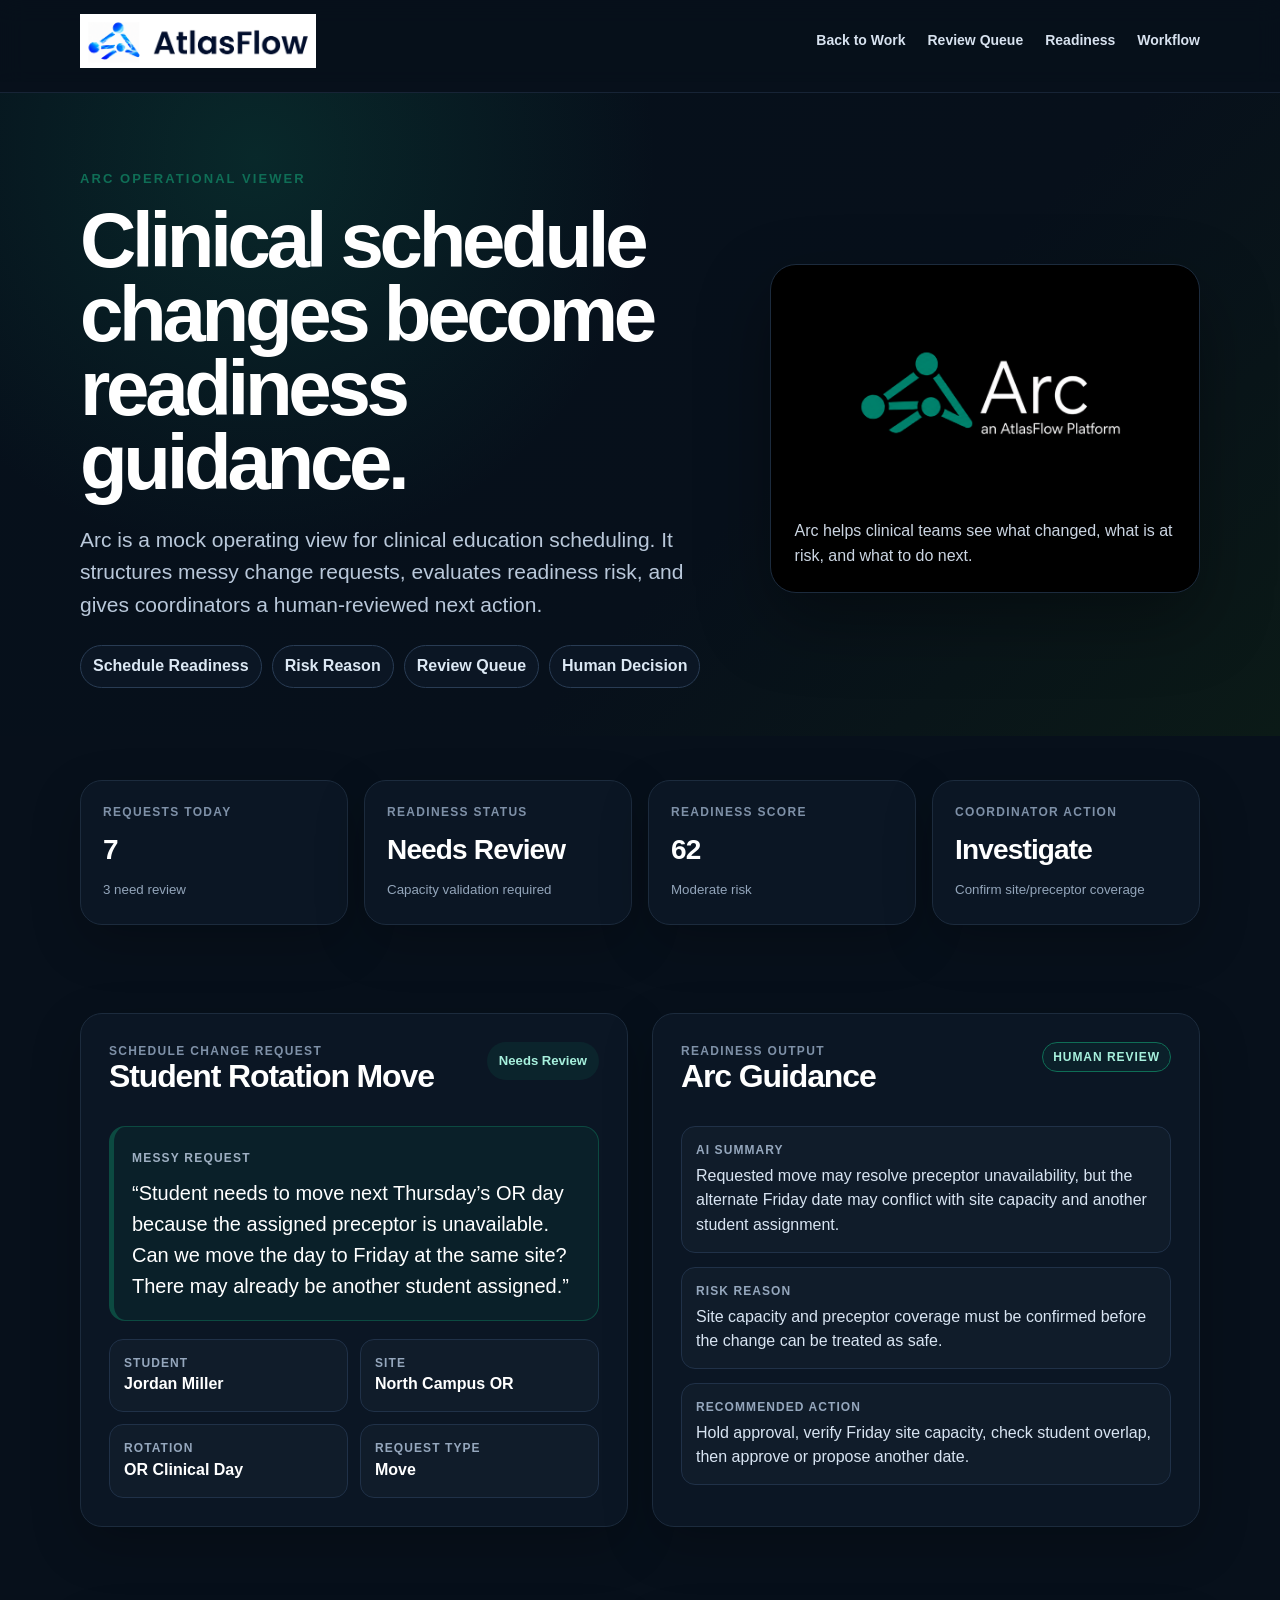
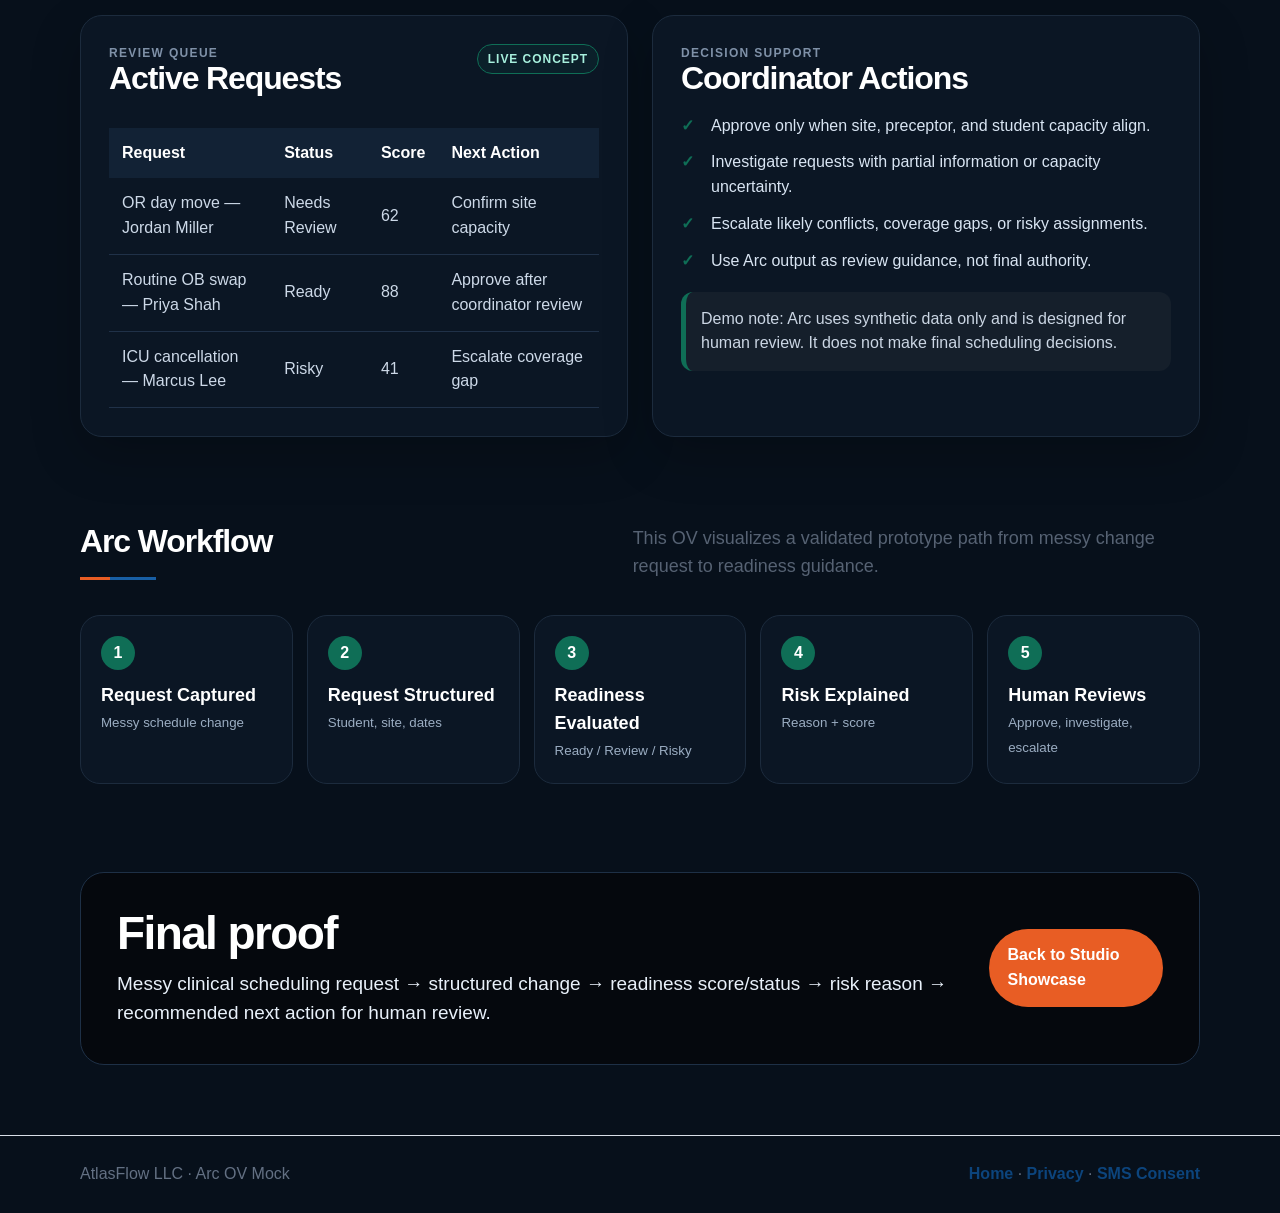
<file: arc.html>
<!doctype html>
<html lang="en">
<head>
  <meta charset="utf-8">
  <meta name="viewport" content="width=device-width, initial-scale=1">
  <title>Arc OV | AtlasFlow</title>
  <meta name="description" content="Arc Operational Viewer mock website for clinical scheduling readiness review.">
  <link rel="stylesheet" href="styles.css">
</head>
<body class="ov-body">
  <header class="site-header ov-header">
    <div class="container nav">
      <a class="brand" href="index.html" aria-label="AtlasFlow home"><img src="atlasflow-logo-full.png" alt="AtlasFlow logo"></a>
      <nav class="nav-links" aria-label="Arc navigation">
        <a href="index.html#work">Back to Work</a>
        <a href="#request">Review Queue</a>
        <a href="#readiness">Readiness</a>
        <a href="#workflow">Workflow</a>
      </nav>
    </div>
  </header>

  <main>
    <section class="ov-hero arc-theme">
      <div class="container ov-hero-grid">
        <div>
          <div class="kicker teal-text">Arc Operational Viewer</div>
          <h1>Clinical schedule changes become readiness guidance.</h1>
          <p>Arc is a mock operating view for clinical education scheduling. It structures messy change requests, evaluates readiness risk, and gives coordinators a human-reviewed next action.</p>
          <div class="ov-pills">
            <span>Schedule Readiness</span><span>Risk Reason</span><span>Review Queue</span><span>Human Decision</span>
          </div>
        </div>
        <aside class="ov-logo-panel">
          <img src="arc-logo-teal.png" alt="Arc, an AtlasFlow Platform logo">
          <p>Arc helps clinical teams see what changed, what is at risk, and what to do next.</p>
        </aside>
      </div>
    </section>

    <section class="ov-section">
      <div class="container">
        <div class="metric-grid">
          <div class="metric-card"><span>Requests today</span><strong>7</strong><small>3 need review</small></div>
          <div class="metric-card"><span>Readiness status</span><strong>Needs Review</strong><small>Capacity validation required</small></div>
          <div class="metric-card"><span>Readiness score</span><strong>62</strong><small>Moderate risk</small></div>
          <div class="metric-card"><span>Coordinator action</span><strong>Investigate</strong><small>Confirm site/preceptor coverage</small></div>
        </div>
      </div>
    </section>

    <section class="ov-section" id="request">
      <div class="container ov-two-col">
        <article class="ov-panel lead-panel">
          <div class="panel-head"><div><span class="eyebrow">Schedule Change Request</span><h2>Student Rotation Move</h2></div><span class="priority review">Needs Review</span></div>
          <div class="reply-box teal-box">
            <span>Messy request</span>
            <p>“Student needs to move next Thursday’s OR day because the assigned preceptor is unavailable. Can we move the day to Friday at the same site? There may already be another student assigned.”</p>
          </div>
          <div class="lead-details">
            <div><span>Student</span><strong>Jordan Miller</strong></div>
            <div><span>Site</span><strong>North Campus OR</strong></div>
            <div><span>Rotation</span><strong>OR Clinical Day</strong></div>
            <div><span>Request Type</span><strong>Move</strong></div>
          </div>
        </article>

        <article class="ov-panel ai-panel" id="readiness">
          <div class="panel-head"><div><span class="eyebrow">Readiness Output</span><h2>Arc Guidance</h2></div><span class="status status-teal">Human Review</span></div>
          <div class="ai-output">
            <div><label>AI Summary</label><p>Requested move may resolve preceptor unavailability, but the alternate Friday date may conflict with site capacity and another student assignment.</p></div>
            <div><label>Risk Reason</label><p>Site capacity and preceptor coverage must be confirmed before the change can be treated as safe.</p></div>
            <div><label>Recommended Action</label><p>Hold approval, verify Friday site capacity, check student overlap, then approve or propose another date.</p></div>
          </div>
        </article>
      </div>
    </section>

    <section class="ov-section">
      <div class="container ov-two-col">
        <article class="ov-panel table-panel">
          <div class="panel-head"><div><span class="eyebrow">Review Queue</span><h2>Active Requests</h2></div><span class="status status-teal">Live Concept</span></div>
          <div class="responsive-table">
            <table>
              <thead><tr><th>Request</th><th>Status</th><th>Score</th><th>Next Action</th></tr></thead>
              <tbody>
                <tr><td>OR day move — Jordan Miller</td><td>Needs Review</td><td>62</td><td>Confirm site capacity</td></tr>
                <tr><td>Routine OB swap — Priya Shah</td><td>Ready</td><td>88</td><td>Approve after coordinator review</td></tr>
                <tr><td>ICU cancellation — Marcus Lee</td><td>Risky</td><td>41</td><td>Escalate coverage gap</td></tr>
              </tbody>
            </table>
          </div>
        </article>
        <article class="ov-panel">
          <span class="eyebrow">Decision Support</span>
          <h2>Coordinator Actions</h2>
          <ul class="checklist teal-checklist">
            <li>Approve only when site, preceptor, and student capacity align.</li>
            <li>Investigate requests with partial information or capacity uncertainty.</li>
            <li>Escalate likely conflicts, coverage gaps, or risky assignments.</li>
            <li>Use Arc output as review guidance, not final authority.</li>
          </ul>
          <div class="scope-note teal-note">Demo note: Arc uses synthetic data only and is designed for human review. It does not make final scheduling decisions.</div>
        </article>
      </div>
    </section>

    <section class="ov-section" id="workflow">
      <div class="container">
        <div class="section-title light-title"><div><h2>Arc Workflow</h2><div class="rule"></div></div><p>This OV visualizes a validated prototype path from messy change request to readiness guidance.</p></div>
        <div class="flowline">
          <div class="flow-step done teal-done"><span>1</span><strong>Request Captured</strong><small>Messy schedule change</small></div>
          <div class="flow-step done teal-done"><span>2</span><strong>Request Structured</strong><small>Student, site, dates</small></div>
          <div class="flow-step done teal-done"><span>3</span><strong>Readiness Evaluated</strong><small>Ready / Review / Risky</small></div>
          <div class="flow-step done teal-done"><span>4</span><strong>Risk Explained</strong><small>Reason + score</small></div>
          <div class="flow-step done teal-done"><span>5</span><strong>Human Reviews</strong><small>Approve, investigate, escalate</small></div>
        </div>
      </div>
    </section>

    <section class="ov-section ov-close">
      <div class="container">
        <div class="contact-band dark-band"><div><h2>Final proof</h2><p>Messy clinical scheduling request → structured change → readiness score/status → risk reason → recommended next action for human review.</p></div><a class="btn btn-primary" href="index.html#work">Back to Studio Showcase</a></div>
      </div>
    </section>
  </main>
  <footer class="footer"><div class="container footer-inner"><div>AtlasFlow LLC · Arc OV Mock</div><div><a href="index.html">Home</a> · <a href="privacy.html">Privacy</a> · <a href="sms-consent.html">SMS Consent</a></div></div></footer>
</body>
</html>
</file>
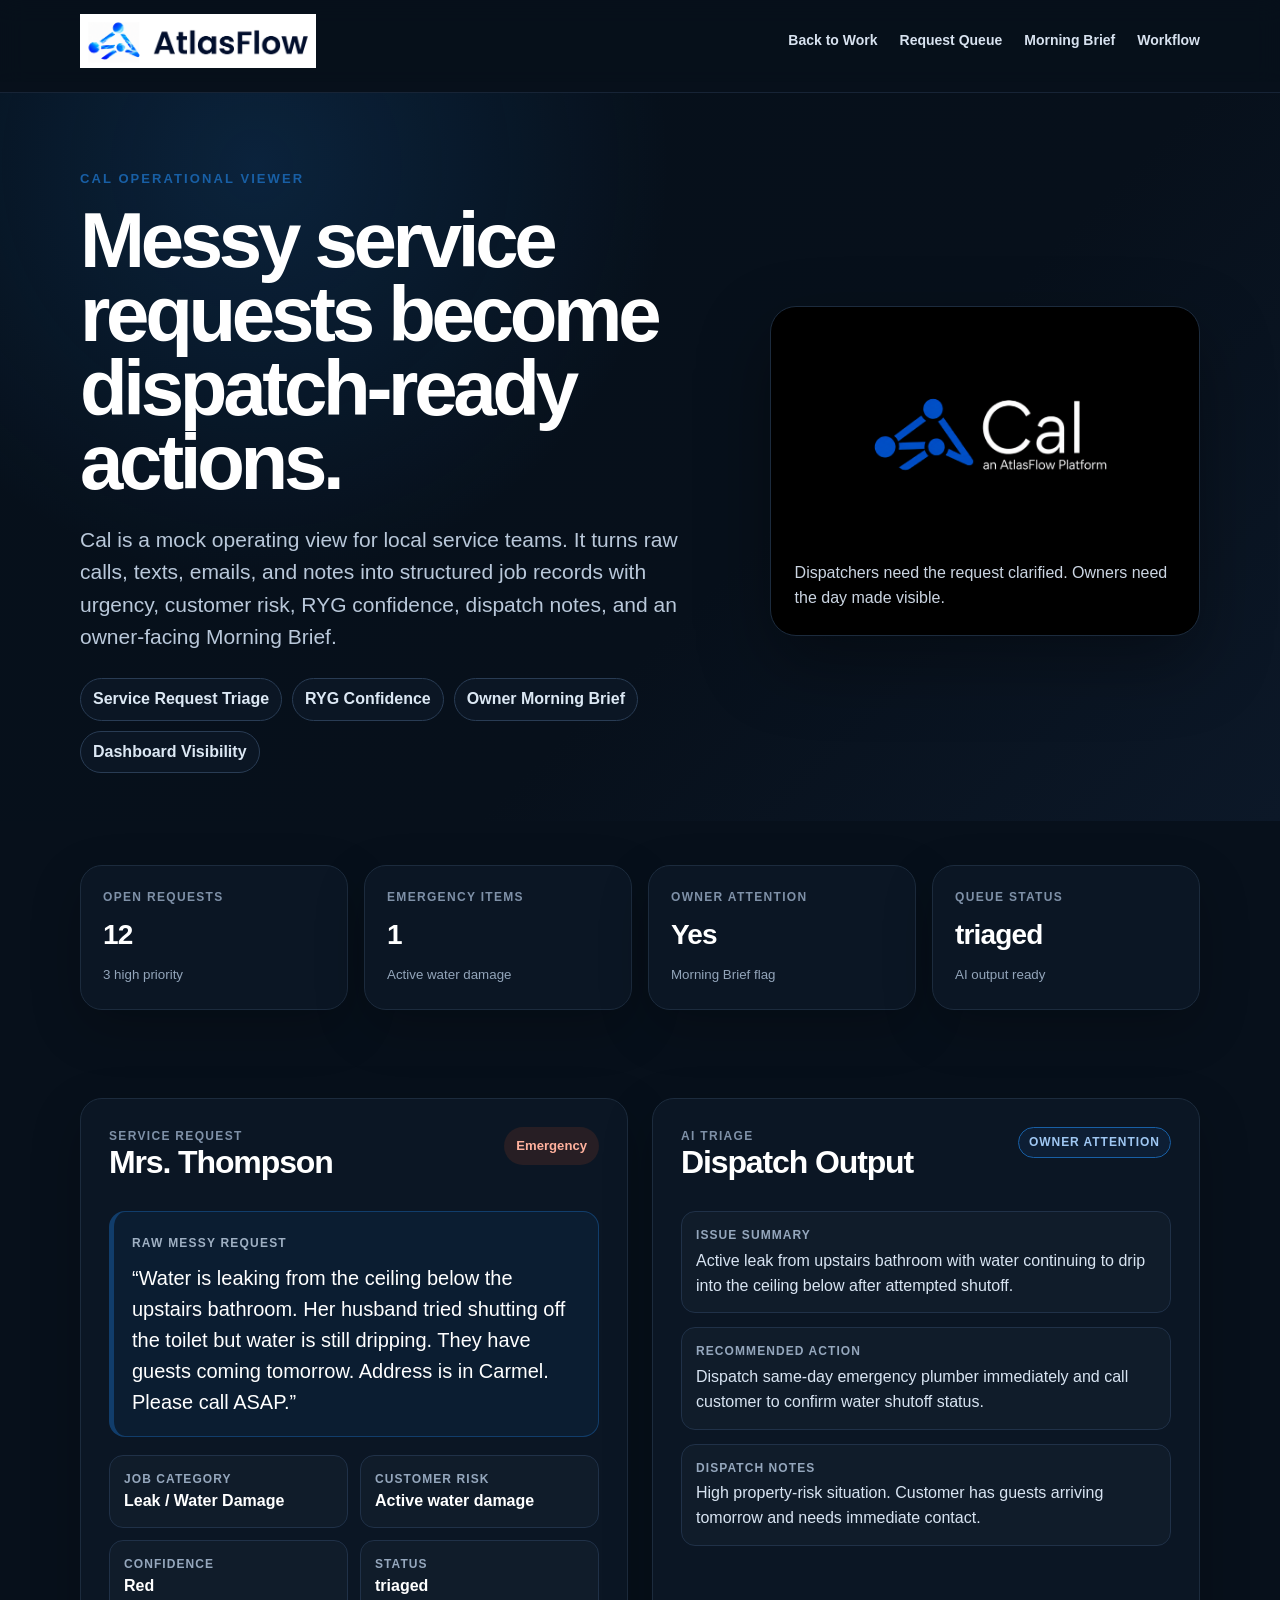
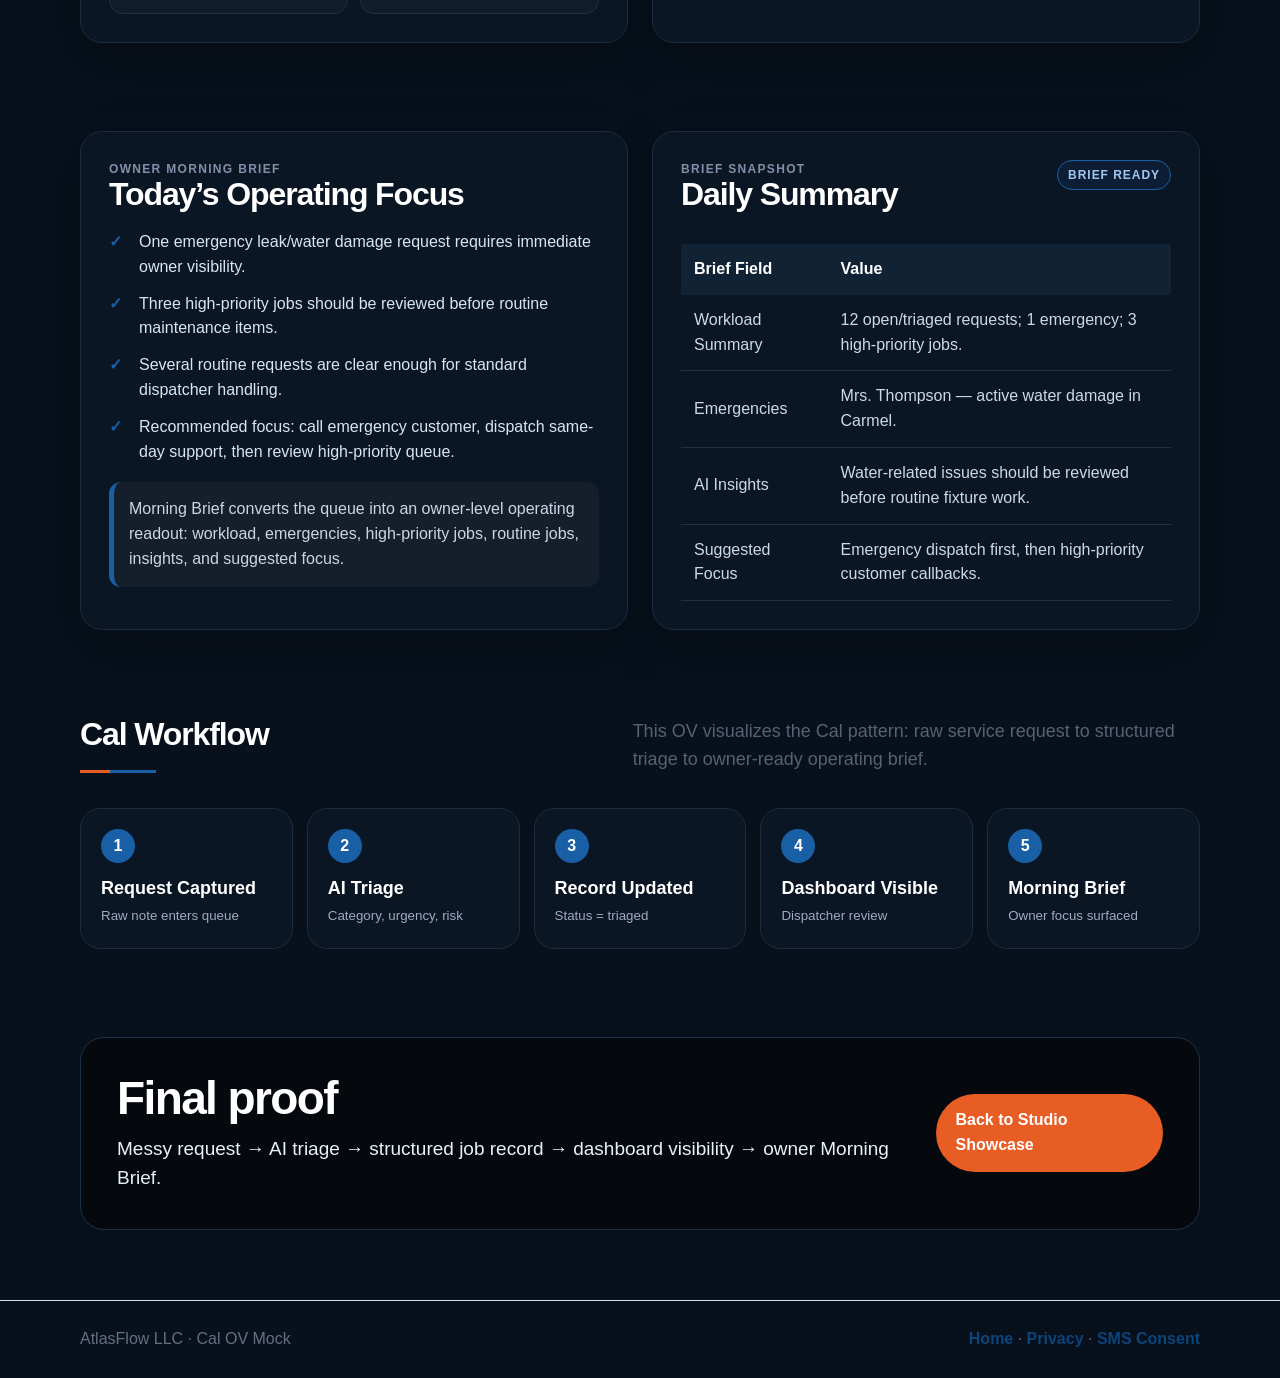
<file: cal.html>
<!doctype html>
<html lang="en">
<head>
  <meta charset="utf-8">
  <meta name="viewport" content="width=device-width, initial-scale=1">
  <title>Cal OV | AtlasFlow</title>
  <meta name="description" content="Cal Operational Viewer mock website for AtlasFlow local service request triage and Morning Brief.">
  <link rel="stylesheet" href="styles.css">
</head>
<body class="ov-body">
  <header class="site-header ov-header">
    <div class="container nav">
      <a class="brand" href="index.html" aria-label="AtlasFlow home"><img src="atlasflow-logo-full.png" alt="AtlasFlow logo"></a>
      <nav class="nav-links" aria-label="Cal navigation">
        <a href="index.html#work">Back to Work</a>
        <a href="#queue">Request Queue</a>
        <a href="#brief">Morning Brief</a>
        <a href="#workflow">Workflow</a>
      </nav>
    </div>
  </header>

  <main>
    <section class="ov-hero cal-theme">
      <div class="container ov-hero-grid">
        <div>
          <div class="kicker blue-text">Cal Operational Viewer</div>
          <h1>Messy service requests become dispatch-ready actions.</h1>
          <p>Cal is a mock operating view for local service teams. It turns raw calls, texts, emails, and notes into structured job records with urgency, customer risk, RYG confidence, dispatch notes, and an owner-facing Morning Brief.</p>
          <div class="ov-pills">
            <span>Service Request Triage</span><span>RYG Confidence</span><span>Owner Morning Brief</span><span>Dashboard Visibility</span>
          </div>
        </div>
        <aside class="ov-logo-panel">
          <img src="cal-logo-blue.png" alt="Cal, an AtlasFlow Platform logo">
          <p>Dispatchers need the request clarified. Owners need the day made visible.</p>
        </aside>
      </div>
    </section>

    <section class="ov-section">
      <div class="container">
        <div class="metric-grid">
          <div class="metric-card"><span>Open requests</span><strong>12</strong><small>3 high priority</small></div>
          <div class="metric-card"><span>Emergency items</span><strong>1</strong><small>Active water damage</small></div>
          <div class="metric-card"><span>Owner attention</span><strong>Yes</strong><small>Morning Brief flag</small></div>
          <div class="metric-card"><span>Queue status</span><strong>triaged</strong><small>AI output ready</small></div>
        </div>
      </div>
    </section>

    <section class="ov-section" id="queue">
      <div class="container ov-two-col">
        <article class="ov-panel lead-panel">
          <div class="panel-head"><div><span class="eyebrow">Service Request</span><h2>Mrs. Thompson</h2></div><span class="priority emergency">Emergency</span></div>
          <div class="reply-box blue-box">
            <span>Raw messy request</span>
            <p>“Water is leaking from the ceiling below the upstairs bathroom. Her husband tried shutting off the toilet but water is still dripping. They have guests coming tomorrow. Address is in Carmel. Please call ASAP.”</p>
          </div>
          <div class="lead-details">
            <div><span>Job Category</span><strong>Leak / Water Damage</strong></div>
            <div><span>Customer Risk</span><strong>Active water damage</strong></div>
            <div><span>Confidence</span><strong>Red</strong></div>
            <div><span>Status</span><strong>triaged</strong></div>
          </div>
        </article>

        <article class="ov-panel ai-panel">
          <div class="panel-head"><div><span class="eyebrow">AI Triage</span><h2>Dispatch Output</h2></div><span class="status status-blue">Owner Attention</span></div>
          <div class="ai-output">
            <div><label>Issue Summary</label><p>Active leak from upstairs bathroom with water continuing to drip into the ceiling below after attempted shutoff.</p></div>
            <div><label>Recommended Action</label><p>Dispatch same-day emergency plumber immediately and call customer to confirm water shutoff status.</p></div>
            <div><label>Dispatch Notes</label><p>High property-risk situation. Customer has guests arriving tomorrow and needs immediate contact.</p></div>
          </div>
        </article>
      </div>
    </section>

    <section class="ov-section" id="brief">
      <div class="container ov-two-col">
        <article class="ov-panel">
          <span class="eyebrow">Owner Morning Brief</span>
          <h2>Today’s Operating Focus</h2>
          <ul class="checklist blue-checklist">
            <li>One emergency leak/water damage request requires immediate owner visibility.</li>
            <li>Three high-priority jobs should be reviewed before routine maintenance items.</li>
            <li>Several routine requests are clear enough for standard dispatcher handling.</li>
            <li>Recommended focus: call emergency customer, dispatch same-day support, then review high-priority queue.</li>
          </ul>
          <div class="scope-note blue-note">Morning Brief converts the queue into an owner-level operating readout: workload, emergencies, high-priority jobs, routine jobs, insights, and suggested focus.</div>
        </article>
        <article class="ov-panel table-panel">
          <div class="panel-head"><div><span class="eyebrow">Brief Snapshot</span><h2>Daily Summary</h2></div><span class="status status-blue">Brief Ready</span></div>
          <div class="responsive-table">
            <table>
              <thead><tr><th>Brief Field</th><th>Value</th></tr></thead>
              <tbody>
                <tr><td>Workload Summary</td><td>12 open/triaged requests; 1 emergency; 3 high-priority jobs.</td></tr>
                <tr><td>Emergencies</td><td>Mrs. Thompson — active water damage in Carmel.</td></tr>
                <tr><td>AI Insights</td><td>Water-related issues should be reviewed before routine fixture work.</td></tr>
                <tr><td>Suggested Focus</td><td>Emergency dispatch first, then high-priority customer callbacks.</td></tr>
              </tbody>
            </table>
          </div>
        </article>
      </div>
    </section>

    <section class="ov-section" id="workflow">
      <div class="container">
        <div class="section-title light-title"><div><h2>Cal Workflow</h2><div class="rule"></div></div><p>This OV visualizes the Cal pattern: raw service request to structured triage to owner-ready operating brief.</p></div>
        <div class="flowline">
          <div class="flow-step done blue-done"><span>1</span><strong>Request Captured</strong><small>Raw note enters queue</small></div>
          <div class="flow-step done blue-done"><span>2</span><strong>AI Triage</strong><small>Category, urgency, risk</small></div>
          <div class="flow-step done blue-done"><span>3</span><strong>Record Updated</strong><small>Status = triaged</small></div>
          <div class="flow-step done blue-done"><span>4</span><strong>Dashboard Visible</strong><small>Dispatcher review</small></div>
          <div class="flow-step done blue-done"><span>5</span><strong>Morning Brief</strong><small>Owner focus surfaced</small></div>
        </div>
      </div>
    </section>

    <section class="ov-section ov-close">
      <div class="container">
        <div class="contact-band dark-band"><div><h2>Final proof</h2><p>Messy request → AI triage → structured job record → dashboard visibility → owner Morning Brief.</p></div><a class="btn btn-primary" href="index.html#work">Back to Studio Showcase</a></div>
      </div>
    </section>
  </main>
  <footer class="footer"><div class="container footer-inner"><div>AtlasFlow LLC · Cal OV Mock</div><div><a href="index.html">Home</a> · <a href="privacy.html">Privacy</a> · <a href="sms-consent.html">SMS Consent</a></div></div></footer>
</body>
</html>
</file>
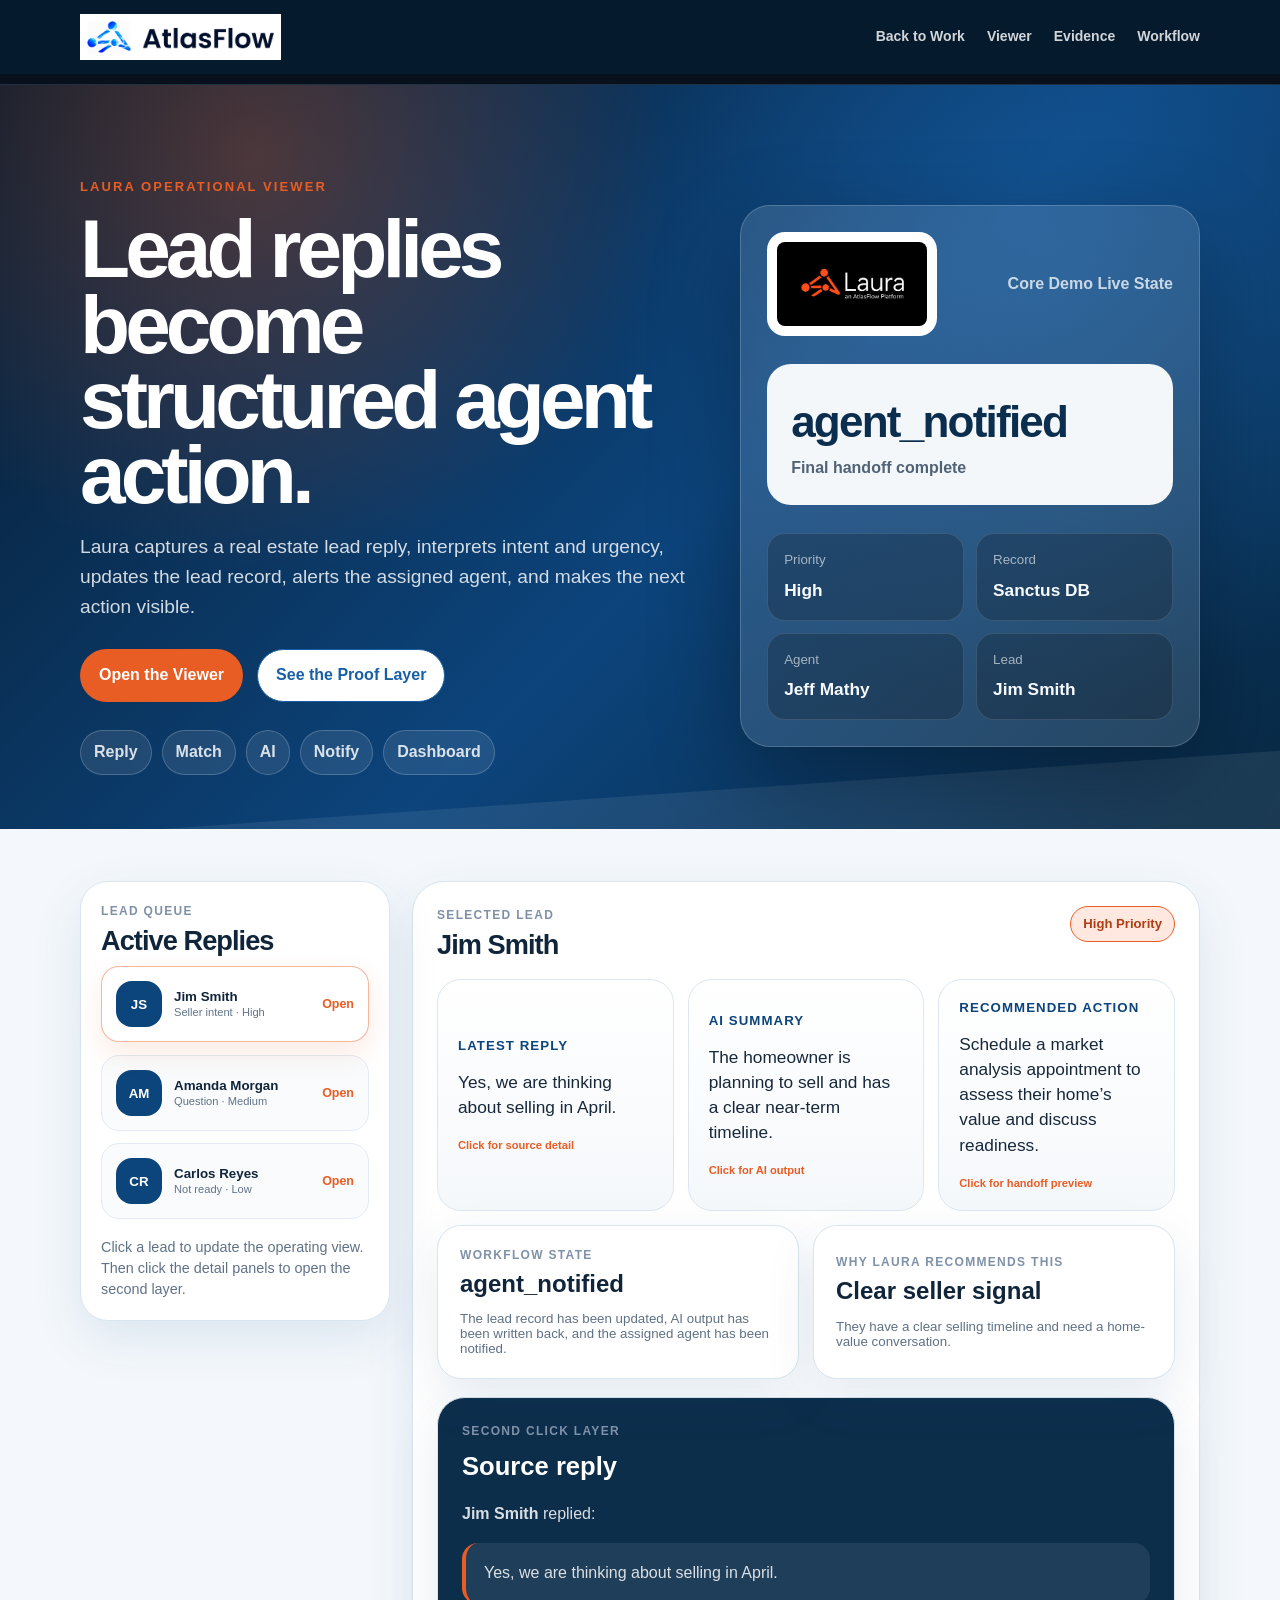
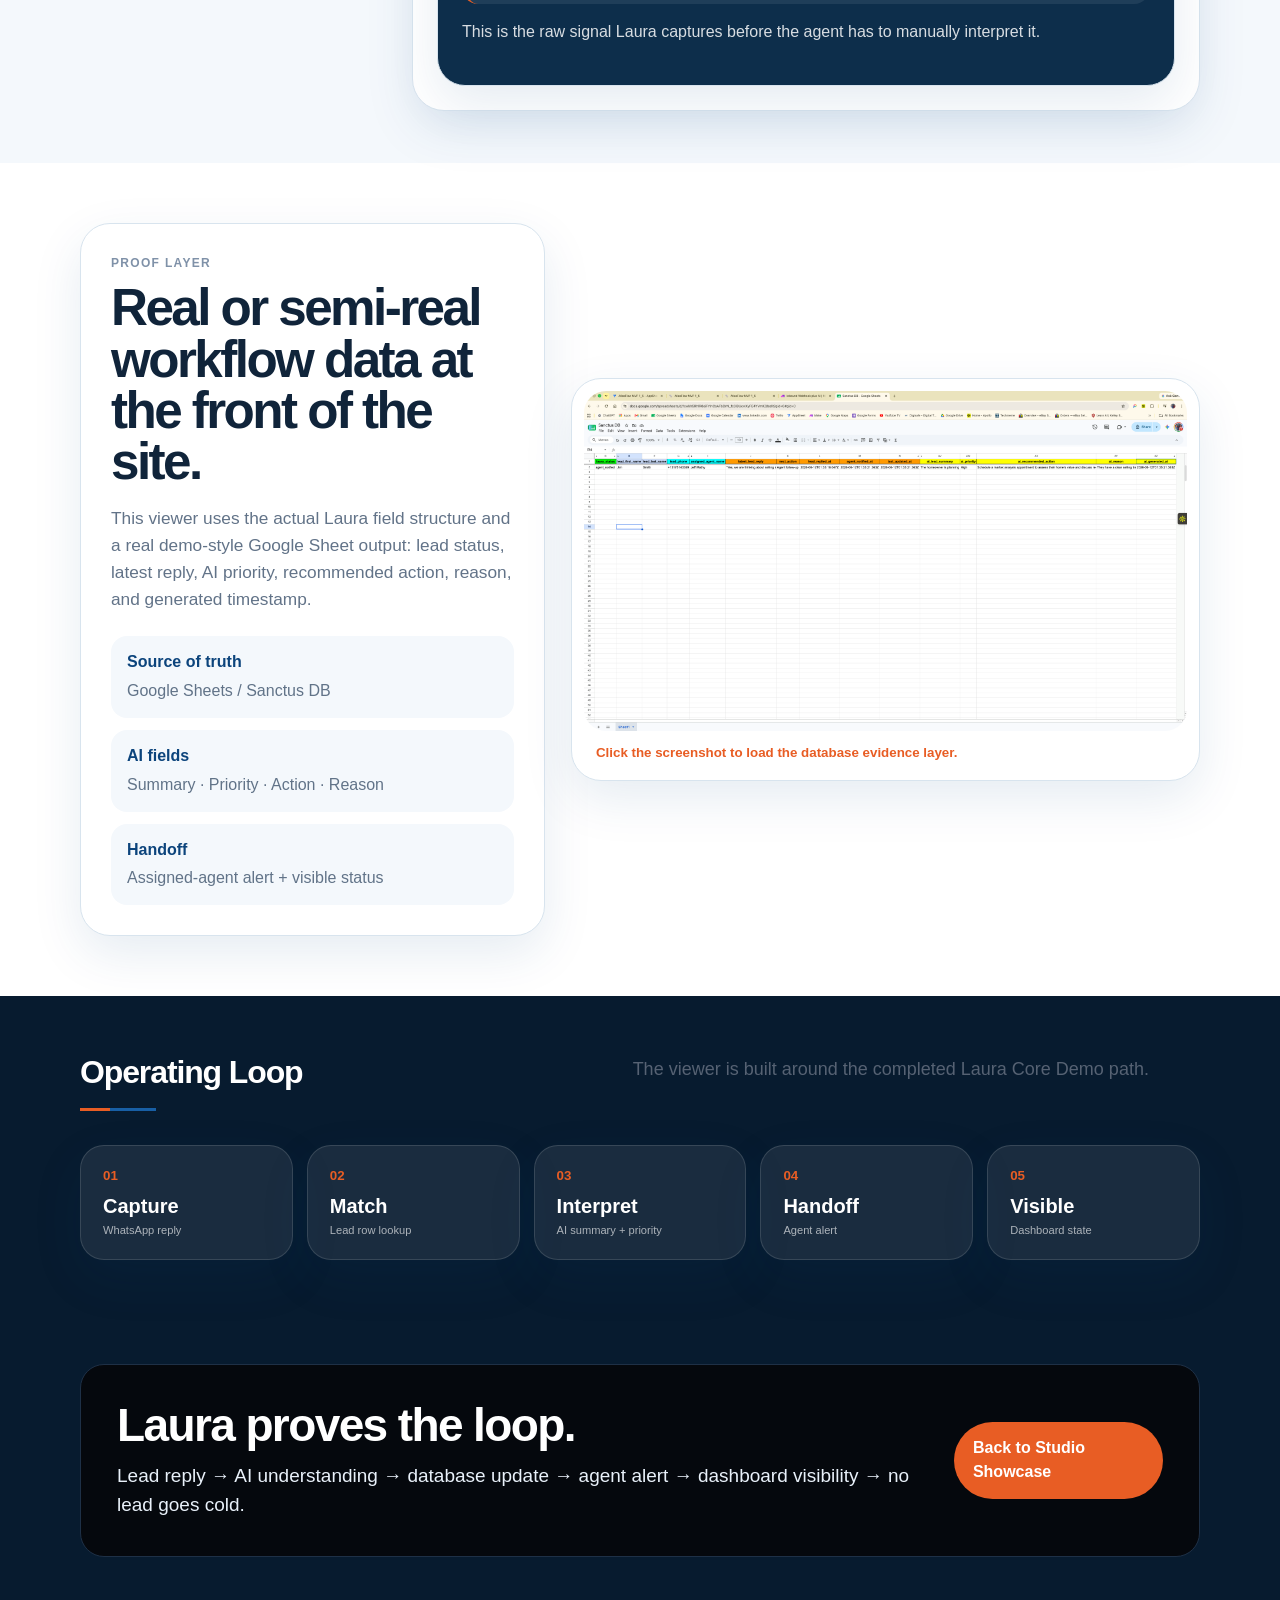
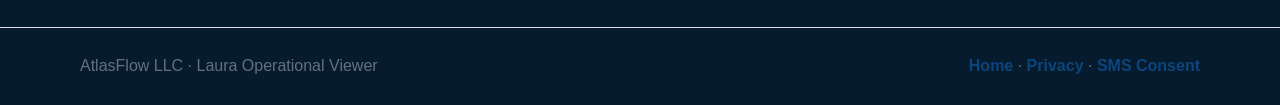
<file: laura.html>
<!doctype html>
<html lang="en">
<head>
  <meta charset="utf-8">
  <meta name="viewport" content="width=device-width, initial-scale=1">
  <title>Laura Operational Viewer | AtlasFlow</title>
  <meta name="description" content="Modern Laura Operational Viewer for the AtlasFlow Laura Core Demo.">
  <link rel="stylesheet" href="styles.css">
</head>
<body class="laura-page">
  <header class="site-header laura-glass-header">
    <div class="container nav">
      <a class="brand" href="index.html" aria-label="AtlasFlow home"><img src="atlasflow-logo-full.png" alt="AtlasFlow logo"></a>
      <nav class="nav-links" aria-label="Laura navigation">
        <a href="index.html#work">Back to Work</a>
        <a href="#viewer">Viewer</a>
        <a href="#evidence">Evidence</a>
        <a href="#workflow">Workflow</a>
      </nav>
    </div>
  </header>

  <main>
    <section class="laura-hero">
      <div class="container laura-hero-grid">
        <div class="laura-hero-copy">
          <div class="kicker coral-text">Laura Operational Viewer</div>
          <h1>Lead replies become structured agent action.</h1>
          <p>Laura captures a real estate lead reply, interprets intent and urgency, updates the lead record, alerts the assigned agent, and makes the next action visible.</p>
          <div class="laura-hero-actions">
            <a class="btn btn-primary" href="#viewer">Open the Viewer</a>
            <a class="btn btn-secondary" href="#evidence">See the Proof Layer</a>
          </div>
          <div class="laura-mini-flow" aria-label="Laura workflow sequence">
            <span>Reply</span><span>Match</span><span>AI</span><span>Notify</span><span>Dashboard</span>
          </div>
        </div>

        <aside class="laura-command-card" aria-label="Laura command card">
          <div class="command-topline"><img src="laura-logo-coral.png" alt="Laura logo"><span>Core Demo Live State</span></div>
          <div class="command-status-row"><strong>agent_notified</strong><span>Final handoff complete</span></div>
          <div class="command-grid">
            <div><small>Priority</small><b>High</b></div>
            <div><small>Record</small><b>Sanctus DB</b></div>
            <div><small>Agent</small><b>Jeff Mathy</b></div>
            <div><small>Lead</small><b>Jim Smith</b></div>
          </div>
        </aside>
      </div>
    </section>

    <section class="laura-shell-section" id="viewer">
      <div class="container">
        <div class="laura-shell">
          <aside class="laura-sidebar" aria-label="Lead list">
            <div class="sidebar-title">
              <span class="eyebrow">Lead Queue</span>
              <h2>Active Replies</h2>
            </div>

            <button class="lead-tile active" data-lead="smith" type="button" aria-controls="leadDetail">
              <span class="lead-avatar">JS</span>
              <span><b>Jim Smith</b><small>Seller intent · High</small></span>
              <em>Open</em>
            </button>

            <button class="lead-tile" data-lead="morgan" type="button" aria-controls="leadDetail">
              <span class="lead-avatar">AM</span>
              <span><b>Amanda Morgan</b><small>Question · Medium</small></span>
              <em>Open</em>
            </button>

            <button class="lead-tile" data-lead="reyes" type="button" aria-controls="leadDetail">
              <span class="lead-avatar">CR</span>
              <span><b>Carlos Reyes</b><small>Not ready · Low</small></span>
              <em>Open</em>
            </button>

            <div class="sidebar-note">Click a lead to update the operating view. Then click the detail panels to open the second layer.</div>
          </aside>

          <section class="laura-main-view" aria-live="polite">
            <div class="view-header">
              <div>
                <span class="eyebrow">Selected Lead</span>
                <h2 id="leadName">Jim Smith</h2>
              </div>
              <span id="priorityBadge" class="priority high">High Priority</span>
            </div>

            <div class="insight-grid">
              <button class="insight-card click-layer" data-panel="reply" type="button">
                <span>Latest Reply</span>
                <p id="leadReply">Yes, we are thinking about selling in April.</p>
                <small>Click for source detail</small>
              </button>
              <button class="insight-card click-layer" data-panel="ai" type="button">
                <span>AI Summary</span>
                <p id="aiSummary">The homeowner is planning to sell and has a clear near-term timeline.</p>
                <small>Click for AI output</small>
              </button>
              <button class="insight-card click-layer" data-panel="action" type="button">
                <span>Recommended Action</span>
                <p id="recommendedAction">Schedule a market analysis appointment to assess their home’s value and discuss readiness.</p>
                <small>Click for handoff preview</small>
              </button>
            </div>

            <div class="laura-detail-row">
              <button class="wide-detail click-layer" data-panel="record" type="button">
                <span class="eyebrow">Workflow State</span>
                <h3 id="workflowState">agent_notified</h3>
                <p>The lead record has been updated, AI output has been written back, and the assigned agent has been notified.</p>
              </button>
              <button class="wide-detail click-layer" data-panel="reason" type="button">
                <span class="eyebrow">Why Laura Recommends This</span>
                <h3 id="reasonTitle">Clear seller signal</h3>
                <p id="aiReason">They have a clear selling timeline and need a home-value conversation.</p>
              </button>
            </div>

            <div class="second-layer" id="leadDetail">
              <div class="second-layer-head">
                <span class="eyebrow">Second Click Layer</span>
                <h3 id="layerTitle">Source detail</h3>
              </div>
              <div id="layerContent" class="layer-content">
                <p>The selected panel opens the next layer of detail here: source reply, AI fields, agent alert, workflow record, or rationale.</p>
              </div>
            </div>
          </section>
        </div>
      </div>
    </section>

    <section class="laura-proof-section" id="evidence">
      <div class="container proof-grid">
        <article class="proof-copy">
          <span class="eyebrow">Proof Layer</span>
          <h2>Real or semi-real workflow data at the front of the site.</h2>
          <p>This viewer uses the actual Laura field structure and a real demo-style Google Sheet output: lead status, latest reply, AI priority, recommended action, reason, and generated timestamp.</p>
          <div class="proof-points">
            <div><b>Source of truth</b><span>Google Sheets / Sanctus DB</span></div>
            <div><b>AI fields</b><span>Summary · Priority · Action · Reason</span></div>
            <div><b>Handoff</b><span>Assigned-agent alert + visible status</span></div>
          </div>
        </article>
        <button class="screenshot-card click-layer" data-panel="sheet" type="button" aria-label="Open Google Sheet evidence detail">
          <img src="laura-google-sheet-ai-output.png" alt="Google Sheet showing Laura AI output with agent_notified status">
          <span>Click the screenshot to load the database evidence layer.</span>
        </button>
      </div>
    </section>

    <section class="laura-workflow-section" id="workflow">
      <div class="container">
        <div class="section-title light-title">
          <div><h2>Operating Loop</h2><div class="rule"></div></div>
          <p>The viewer is built around the completed Laura Core Demo path.</p>
        </div>
        <div class="modern-flow">
          <button class="flow-node click-layer" data-panel="capture" type="button"><span>01</span><b>Capture</b><small>WhatsApp reply</small></button>
          <button class="flow-node click-layer" data-panel="match" type="button"><span>02</span><b>Match</b><small>Lead row lookup</small></button>
          <button class="flow-node click-layer" data-panel="interpret" type="button"><span>03</span><b>Interpret</b><small>AI summary + priority</small></button>
          <button class="flow-node click-layer" data-panel="handoff" type="button"><span>04</span><b>Handoff</b><small>Agent alert</small></button>
          <button class="flow-node click-layer" data-panel="visible" type="button"><span>05</span><b>Visible</b><small>Dashboard state</small></button>
        </div>
      </div>
    </section>

    <section class="ov-section ov-close">
      <div class="container">
        <div class="contact-band dark-band"><div><h2>Laura proves the loop.</h2><p>Lead reply → AI understanding → database update → agent alert → dashboard visibility → no lead goes cold.</p></div><a class="btn btn-primary" href="index.html#work">Back to Studio Showcase</a></div>
      </div>
    </section>
  </main>

  <footer class="footer"><div class="container footer-inner"><div>AtlasFlow LLC · Laura Operational Viewer</div><div><a href="index.html">Home</a> · <a href="privacy.html">Privacy</a> · <a href="sms-consent.html">SMS Consent</a></div></div></footer>

<script>
const leadData = {
  smith: {
    name: "Jim Smith", initials: "JS", priority: "High Priority", badge: "priority high",
    reply: "Yes, we are thinking about selling in April.",
    summary: "The homeowner is planning to sell and has a clear near-term timeline.",
    action: "Schedule a market analysis appointment to assess their home’s value and discuss readiness.",
    reasonTitle: "Clear seller signal", reason: "They have a clear selling timeline and need a home-value conversation.",
    agent: "Jeff Mathy", status: "agent_notified"
  },
  morgan: {
    name: "Amanda Morgan", initials: "AM", priority: "Medium Priority", badge: "priority medium",
    reply: "We may move later this year. Can you send what homes like ours are selling for?",
    summary: "Lead is interested but still early; she wants pricing information before committing to a conversation.",
    action: "Send a short market snapshot and ask whether she wants a 15-minute pricing review.",
    reasonTitle: "Interest with uncertain timing", reason: "The reply shows curiosity and possible future intent, but the timeline is still vague.",
    agent: "Jeff Mathy", status: "ai_processed"
  },
  reyes: {
    name: "Carlos Reyes", initials: "CR", priority: "Low Priority", badge: "priority low",
    reply: "Thanks, but we are probably not doing anything until next year.",
    summary: "Lead is not ready now and has a delayed selling timeline.",
    action: "Set a long-term nurture reminder and avoid urgent follow-up.",
    reasonTitle: "Delayed timeline", reason: "The lead explicitly pushed activity into next year and does not show immediate selling intent.",
    agent: "Jeff Mathy", status: "ai_processed"
  }
};
let selected = leadData.smith;
function setLead(key) {
  selected = leadData[key];
  document.querySelectorAll('.lead-tile').forEach(tile => tile.classList.toggle('active', tile.dataset.lead === key));
  document.getElementById('leadName').textContent = selected.name;
  const badge = document.getElementById('priorityBadge');
  badge.textContent = selected.priority;
  badge.className = selected.badge;
  document.getElementById('leadReply').textContent = selected.reply;
  document.getElementById('aiSummary').textContent = selected.summary;
  document.getElementById('recommendedAction').textContent = selected.action;
  document.getElementById('workflowState').textContent = selected.status;
  document.getElementById('reasonTitle').textContent = selected.reasonTitle;
  document.getElementById('aiReason').textContent = selected.reason;
  showPanel('reply');
}
function showPanel(panel) {
  const title = document.getElementById('layerTitle');
  const content = document.getElementById('layerContent');
  const templates = {
    reply: ["Source reply", `<p><b>${selected.name}</b> replied:</p><blockquote>${selected.reply}</blockquote><p>This is the raw signal Laura captures before the agent has to manually interpret it.</p>`],
    ai: ["AI output fields", `<dl><dt>AI Summary</dt><dd>${selected.summary}</dd><dt>AI Priority</dt><dd>${selected.priority.replace(' Priority','')}</dd><dt>AI Reason</dt><dd>${selected.reason}</dd></dl>`],
    action: ["Agent handoff preview", `<div class="mini-alert"><b>New Laura reply from ${selected.name}</b><br>AI Priority: ${selected.priority.replace(' Priority','')}<br>Summary: ${selected.summary}<br><br><b>Recommended Action:</b> ${selected.action}<br><br>Please follow up now.</div>`],
    record: ["Workflow record detail", `<dl><dt>Assigned Agent</dt><dd>${selected.agent}</dd><dt>Laura Status</dt><dd>${selected.status}</dd><dt>Latest Reply</dt><dd>${selected.reply}</dd><dt>Next Action</dt><dd>${selected.action}</dd></dl>`],
    reason: ["Recommendation rationale", `<p>${selected.reason}</p><p>Laura does not replace the agent. It makes the handoff clearer and faster.</p>`],
    sheet: ["Database evidence layer", `<p>The uploaded Google Sheet evidence shows the final <b>agent_notified</b> state with AI summary, priority, recommended action, reason, and timestamp fields written back to the row.</p><img class="layer-image" src="laura-google-sheet-ai-output.png" alt="Google Sheet evidence detail">`],
    capture: ["Capture", `<p>Twilio WhatsApp receives the inbound lead reply and starts the workflow.</p>`],
    match: ["Match", `<p>Make searches the Google Sheet using the WhatsApp lead identifier and finds the matching lead row.</p>`],
    interpret: ["Interpret", `<p>OpenAI turns the raw reply into structured summary, priority, recommended action, and reason.</p>`],
    handoff: ["Handoff", `<p>Laura sends one enriched alert to the assigned agent with the original reply and AI context.</p>`],
    visible: ["Visible", `<p>The updated record appears in the operating view so status, next action, and rationale are visible.</p>`]
  };
  const [t, html] = templates[panel] || templates.reply;
  title.textContent = t;
  content.innerHTML = html;
  document.querySelector('.second-layer')?.scrollIntoView({behavior: 'smooth', block: 'nearest'});
}
document.querySelectorAll('[data-lead]').forEach(btn => btn.addEventListener('click', () => setLead(btn.dataset.lead)));
document.querySelectorAll('[data-panel]').forEach(btn => btn.addEventListener('click', () => showPanel(btn.dataset.panel)));
showPanel('reply');
</script>
</body>
</html>
</file>
<file: styles.css>
:root{
  --navy:#0C447C; --blue:#185FA5; --coral:#E85D24; --teal:#0F6E56;
  --ink:#0b1733; --text:#263244; --muted:#5f6b7a; --line:#d8dee8;
  --soft:#f3f7fb; --white:#fff; --dark:#07101b; --dark2:#0b1624;
}
*{box-sizing:border-box} html{scroll-behavior:smooth} body{margin:0;font-family:Calibri,Arial,sans-serif;color:var(--text);background:#fff;line-height:1.55} a{color:inherit}.container{width:min(1120px,calc(100% - 40px));margin:0 auto}.site-header{position:sticky;top:0;background:rgba(255,255,255,.95);backdrop-filter:blur(12px);border-bottom:1px solid var(--line);z-index:10}.site-header:after{content:"";display:block;height:10px;background:#07101b}.nav{display:flex;align-items:center;justify-content:space-between;gap:24px;padding:14px 0}.brand{display:flex;align-items:center;text-decoration:none}.brand img{height:54px;width:auto;display:block}.nav-links{display:flex;align-items:center;gap:22px;font-size:14px;font-weight:700;color:#405066}.nav-links a{text-decoration:none}.nav-cta{background:var(--navy);color:white!important;padding:10px 16px;border-radius:999px}.hero{background:linear-gradient(135deg,#f6faff,#edf4fb);padding:88px 0}.hero-grid{display:grid;grid-template-columns:1.15fr .85fr;gap:56px;align-items:center}.kicker{font-size:13px;letter-spacing:.16em;text-transform:uppercase;color:var(--coral);font-weight:800;margin-bottom:14px}h1{font-size:clamp(44px,7vw,78px);line-height:.95;margin:0 0 24px;color:var(--ink);letter-spacing:-.055em}h2{font-size:clamp(30px,4vw,46px);line-height:1.05;color:var(--navy);margin:0 0 12px;letter-spacing:-.035em}h3{margin:0 0 10px;color:var(--navy);font-size:21px}.hero p{font-size:22px;max-width:720px;color:#445166}.cta-row{display:flex;gap:14px;flex-wrap:wrap;margin-top:30px}.btn{display:inline-flex;align-items:center;justify-content:center;padding:13px 18px;border-radius:999px;text-decoration:none;font-weight:800;border:1px solid transparent}.btn-primary{background:var(--coral);color:white}.btn-secondary{border-color:var(--blue);color:var(--blue);background:white}.hero-card{background:white;border:1px solid var(--line);border-radius:26px;padding:32px;box-shadow:0 24px 60px rgba(12,68,124,.12)}.hero-card img{max-width:300px;width:100%;height:auto;display:block;margin-bottom:22px}.label{font-size:12px;text-transform:uppercase;letter-spacing:.12em;color:var(--coral);font-weight:900}.hero-card h2{font-size:28px;color:var(--ink)}.hero-card p{font-size:17px;color:var(--muted)}.section{padding:84px 0}.section-soft{background:#eef4fa}.section-title{display:grid;grid-template-columns:.9fr 1fr;gap:42px;align-items:start;margin-bottom:34px}.section-title p{font-size:18px;margin:0;color:#566273}.rule{height:3px;width:76px;background:linear-gradient(90deg,var(--coral) 0 40%,var(--blue) 40%);margin-top:18px}.cards,.showcase-grid{display:grid;grid-template-columns:repeat(3,1fr);gap:24px}.card{background:white;border:1px solid var(--line);border-radius:18px;padding:26px;box-shadow:0 10px 30px rgba(12,68,124,.06)}.studio{background:#fff}.steps{display:grid;grid-template-columns:repeat(3,1fr);gap:18px}.step{border:1px solid var(--line);border-radius:18px;padding:22px;background:#fbfdff}.step-number{width:36px;height:36px;border-radius:999px;background:var(--navy);color:white;display:flex;align-items:center;justify-content:center;font-weight:900;margin-bottom:14px}.studio-callout{margin-top:24px;border-left:6px solid var(--coral);background:#fff3ee;padding:20px 22px;font-weight:800;color:#743018}.project-card{background:var(--dark);border:1px solid #172436;color:white;border-radius:24px;overflow:hidden;text-decoration:none;box-shadow:0 24px 56px rgba(7,16,27,.24);display:flex;flex-direction:column}.project-link{transition:transform .18s ease,box-shadow .18s ease}.project-link:hover{transform:translateY(-4px);box-shadow:0 30px 70px rgba(232,93,36,.22)}.project-logo{display:block;width:100%;height:168px;object-fit:contain;background:#000;border-bottom:1px solid #172436;padding:8px}.project-top,.project-body{padding-left:24px;padding-right:24px}.project-top{padding-top:24px}.project-top h3{font-size:31px;color:white;margin:0 0 10px}.status{display:inline-flex;border:1px solid #35506f;border-radius:999px;padding:5px 10px;font-size:12px;text-transform:uppercase;letter-spacing:.08em;font-weight:900;color:#dbe8f7}.status-coral{border-color:var(--coral);color:#ffd7c9}.status-blue{border-color:var(--blue);color:#cfe6ff}.status-teal{border-color:var(--teal);color:#bcece2}.project-body{padding-bottom:24px}.project-body dl{display:grid;gap:13px;margin:0}.project-body dt{font-weight:900;color:white}.project-body dd{margin:0;color:#c8d4e4}.open-ov{margin:0 24px 24px;color:#ffd7c9;font-weight:900}.outcomes{display:grid;grid-template-columns:repeat(3,1fr);gap:18px}.outcome{border:1px solid var(--line);border-radius:18px;padding:22px;background:white}.outcome strong{display:block;color:var(--navy);font-size:18px;margin-bottom:8px}.outcome span{color:#536071}.contact-band{display:flex;align-items:center;justify-content:space-between;gap:24px;background:var(--navy);color:white;border-radius:24px;padding:36px}.contact-band h2{color:white}.contact-band p{margin:0;font-size:19px;color:#e9f1fa}.footer{border-top:1px solid var(--line);padding:26px 0;color:#637083}.footer-inner{display:flex;justify-content:space-between;gap:24px}.footer a{color:var(--navy);text-decoration:none;font-weight:700}
/* Laura OV */
.ov-body{background:#07101b;color:#d7e2ef}.ov-header{background:rgba(7,16,27,.94);border-bottom:1px solid #172436}.ov-header .nav-links a{color:#d7e2ef}.ov-hero{padding:76px 0 48px;background:radial-gradient(circle at 70% 10%,rgba(232,93,36,.16),transparent 32%),linear-gradient(135deg,#07101b,#0b1624)}.ov-hero-grid{display:grid;grid-template-columns:1.2fr .8fr;gap:44px;align-items:center}.ov-hero h1{color:white}.ov-hero p{font-size:21px;color:#b9c8da}.coral-text{color:var(--coral)}.ov-pills{display:flex;gap:10px;flex-wrap:wrap;margin-top:24px}.ov-pills span{border:1px solid #293c54;background:#0b1624;border-radius:999px;padding:8px 12px;font-weight:800;color:#dce8f4}.ov-logo-panel{background:#000;border:1px solid #1c2b3d;border-radius:26px;padding:24px;box-shadow:0 28px 70px rgba(0,0,0,.35)}.ov-logo-panel img{width:100%;display:block}.ov-logo-panel p{font-size:16px;color:#cbd5e2;margin:16px 0 0}.ov-section{padding:44px 0}.metric-grid{display:grid;grid-template-columns:repeat(4,1fr);gap:16px}.metric-card,.ov-panel{background:#0b1624;border:1px solid #1c2b3d;border-radius:22px;box-shadow:0 18px 50px rgba(0,0,0,.22)}.metric-card{padding:22px}.metric-card span,.eyebrow{display:block;text-transform:uppercase;letter-spacing:.11em;font-size:12px;color:#7f91a8;font-weight:900}.metric-card strong{display:block;font-size:28px;color:white;letter-spacing:-.03em;margin:6px 0}.metric-card small{color:#93a5ba}.ov-two-col{display:grid;grid-template-columns:1fr 1fr;gap:24px}.ov-panel{padding:28px}.panel-head{display:flex;align-items:flex-start;justify-content:space-between;gap:16px;margin-bottom:20px}.panel-head h2,.ov-panel h2,.light-title h2{color:white;font-size:32px}.reply-box{background:#121f2e;border:1px solid #253850;border-left:5px solid var(--coral);border-radius:16px;padding:18px;margin-bottom:18px}.reply-box span{font-size:12px;text-transform:uppercase;letter-spacing:.1em;color:#9fb0c3;font-weight:900}.reply-box p{font-size:20px;color:white;margin:8px 0 0}.priority.high{background:rgba(232,93,36,.14);border:1px solid var(--coral);color:#ffd3c2;border-radius:999px;padding:7px 12px;font-weight:900}.lead-details{display:grid;grid-template-columns:1fr 1fr;gap:12px}.lead-details div,.ai-output div{background:#101c2a;border:1px solid #203148;border-radius:14px;padding:14px}.lead-details span,.ai-output label{display:block;color:#95a7bd;font-size:12px;text-transform:uppercase;letter-spacing:.09em;font-weight:900}.lead-details strong{color:white}.ai-output{display:grid;gap:14px}.ai-output p{margin:4px 0 0;color:#d8e4f2}.flowline{display:grid;grid-template-columns:repeat(5,1fr);gap:14px}.flow-step{position:relative;background:#0b1624;border:1px solid #1c2b3d;border-radius:20px;padding:20px}.flow-step span{width:34px;height:34px;border-radius:999px;background:var(--coral);display:flex;align-items:center;justify-content:center;font-weight:900;color:white;margin-bottom:12px}.flow-step strong{display:block;color:white;font-size:18px}.flow-step small{color:#9badc2}.phone{background:#05080d;border:1px solid #263a53;border-radius:28px;padding:16px;margin-top:18px;max-width:390px}.phone-top{text-align:center;color:#96a8bd;border-bottom:1px solid #1e3046;padding-bottom:12px;margin-bottom:14px}.bubble{background:#122b20;border:1px solid #1b6a46;border-radius:18px 18px 18px 6px;padding:16px;color:#e8fff4}.checklist{padding:0;margin:18px 0;list-style:none;display:grid;gap:12px}.checklist li{padding-left:30px;position:relative;color:#d9e5f3}.checklist li:before{content:"✓";position:absolute;left:0;color:var(--coral);font-weight:900}.scope-note{background:#151f2b;border-left:5px solid var(--blue);padding:15px;border-radius:12px;color:#cbd6e4}.responsive-table{overflow-x:auto}.table-panel table{width:100%;border-collapse:collapse;color:#d9e5f3}.table-panel th{text-align:left;background:#122235;color:white;padding:13px}.table-panel td{border-bottom:1px solid #203148;padding:13px;color:#cdd9e8}.dark-band{background:#05080d;border:1px solid #1e3046}.ov-close{padding-bottom:70px}
@media (max-width:900px){.nav{align-items:flex-start}.nav-links{display:none}.hero-grid,.section-title,.ov-hero-grid,.ov-two-col{grid-template-columns:1fr}.cards,.showcase-grid,.steps,.outcomes,.metric-grid,.flowline{grid-template-columns:1fr}.hero{padding:56px 0}.section{padding:54px 0}.project-logo{height:150px}.footer-inner,.contact-band{flex-direction:column;align-items:flex-start}.brand img{height:42px}}


/* Project OV theme additions */
.blue-text{color:var(--blue)} .teal-text{color:var(--teal)}
.ov-hero.cal-theme{background:radial-gradient(circle at 20% 10%, rgba(24,95,165,.24), transparent 34%), linear-gradient(135deg,#06101b,#07101b 60%,#0c1828)}
.ov-hero.arc-theme{background:radial-gradient(circle at 20% 10%, rgba(15,110,86,.26), transparent 34%), linear-gradient(135deg,#06101b,#07101b 60%,#0b1a17)}
.priority.emergency{border-color:#ff5a3c;color:#ffb19d;background:rgba(232,93,36,.12)}
.priority.review{border-color:var(--teal);color:#a7f0dd;background:rgba(15,110,86,.16)}
.blue-box{border-color:rgba(24,95,165,.5)!important;background:rgba(24,95,165,.10)!important}
.teal-box{border-color:rgba(15,110,86,.55)!important;background:rgba(15,110,86,.12)!important}
.blue-checklist li:before{color:var(--blue)} .teal-checklist li:before{color:var(--teal)}
.blue-note{border-left-color:var(--blue)} .teal-note{border-left-color:var(--teal)}
.flow-step.blue-done span{background:var(--blue)} .flow-step.teal-done span{background:var(--teal)}
.status.status-blue{border-color:var(--blue);color:#9fc7f2;background:rgba(24,95,165,.12)}
.status.status-teal{border-color:var(--teal);color:#a7f0dd;background:rgba(15,110,86,.12)}
.status.status-coral{border-color:var(--coral);color:#ffc3b0;background:rgba(232,93,36,.12)}

/* Laura Modern Operational Viewer */
.laura-page {
  background: #071b2f;
  color: #f7fbff;
}
.laura-page .laura-glass-header {
  background: rgba(7, 27, 47, 0.82);
  backdrop-filter: blur(16px);
  border-bottom: 1px solid rgba(255,255,255,.10);
}
.laura-page .laura-glass-header .nav-links a { color: rgba(255,255,255,.82); }
.laura-page .brand img { max-height: 46px; width: auto; }
.laura-hero {
  position: relative;
  overflow: hidden;
  padding: 92px 0 54px;
  background:
    radial-gradient(circle at 20% 10%, rgba(232, 93, 36, .30), transparent 34%),
    radial-gradient(circle at 82% 22%, rgba(24, 95, 165, .55), transparent 38%),
    linear-gradient(135deg, #071b2f 0%, #0c447c 56%, #082842 100%);
}
.laura-hero:after {
  content: "";
  position: absolute;
  inset: auto -12% -44% -12%;
  height: 360px;
  background: rgba(255,255,255,.08);
  transform: rotate(-4deg);
}
.laura-hero-grid {
  position: relative;
  z-index: 1;
  display: grid;
  grid-template-columns: 1.15fr .85fr;
  gap: 38px;
  align-items: center;
}
.laura-hero-copy h1 {
  margin: 12px 0 18px;
  font-size: clamp(42px, 7vw, 82px);
  line-height: .92;
  letter-spacing: -0.06em;
  color: white;
}
.laura-hero-copy p {
  max-width: 720px;
  color: rgba(255,255,255,.82);
  font-size: 1.2rem;
}
.laura-hero-actions { display:flex; gap:14px; flex-wrap:wrap; margin-top:28px; }
.laura-mini-flow {
  display: flex;
  gap: 10px;
  flex-wrap: wrap;
  margin-top: 28px;
}
.laura-mini-flow span {
  padding: 9px 13px;
  border: 1px solid rgba(255,255,255,.20);
  border-radius: 999px;
  background: rgba(255,255,255,.09);
  color: rgba(255,255,255,.84);
  font-weight: 700;
}
.laura-command-card {
  padding: 26px;
  border-radius: 30px;
  background: rgba(255,255,255,.12);
  border: 1px solid rgba(255,255,255,.18);
  box-shadow: 0 30px 90px rgba(0,0,0,.30);
}
.command-topline { display:flex; align-items:center; justify-content:space-between; gap:18px; color: rgba(255,255,255,.75); font-weight:700; }
.command-topline img { width: 170px; max-width: 50%; border-radius: 18px; background: white; padding: 10px; }
.command-status-row { margin: 28px 0; padding: 24px; border-radius: 24px; background: rgba(255,255,255,.95); color:#0c2e4e; }
.command-status-row strong { display:block; font-size: clamp(28px, 4vw, 44px); letter-spacing:-.04em; }
.command-status-row span { color:#506276; font-weight:700; }
.command-grid { display:grid; grid-template-columns: repeat(2, 1fr); gap:12px; }
.command-grid div { padding:16px; border-radius:18px; background:rgba(0,0,0,.20); border: 1px solid rgba(255,255,255,.12); }
.command-grid small { display:block; color:rgba(255,255,255,.60); }
.command-grid b { display:block; margin-top:6px; font-size:1.08rem; }
.laura-shell-section { padding: 52px 0; background:#f4f8fc; color:#162435; }
.laura-shell {
  display:grid;
  grid-template-columns: 310px minmax(0,1fr);
  gap:22px;
  align-items:start;
}
.laura-sidebar,
.laura-main-view,
.proof-copy,
.screenshot-card,
.wide-detail,
.second-layer,
.flow-node {
  background:white;
  border:1px solid #d8e4ee;
  box-shadow: 0 18px 50px rgba(12,68,124,.10);
}
.laura-sidebar { border-radius:28px; padding:20px; position:sticky; top:88px; }
.sidebar-title h2, .view-header h2 { margin:6px 0 0; font-size:1.7rem; color:#10243a; }
.lead-tile {
  width:100%;
  display:grid;
  grid-template-columns: 46px 1fr auto;
  gap:12px;
  align-items:center;
  padding:14px;
  margin-top:12px;
  border:1px solid #e2ebf3;
  border-radius:18px;
  background:#f9fbfd;
  text-align:left;
  cursor:pointer;
  transition:.18s ease;
}
.lead-tile:hover, .lead-tile.active { transform: translateY(-1px); border-color: rgba(232,93,36,.45); box-shadow:0 12px 28px rgba(232,93,36,.12); background:#fff; }
.lead-avatar { width:46px; height:46px; border-radius:16px; background:#0c447c; color:#fff; display:grid; place-items:center; font-weight:800; }
.lead-tile b { color:#10243a; display:block; }
.lead-tile small { color:#627388; }
.lead-tile em { color:#e85d24; font-style:normal; font-weight:800; font-size:.78rem; }
.sidebar-note { margin-top:18px; color:#607287; font-size:.9rem; line-height:1.45; }
.laura-main-view { border-radius:32px; padding:24px; }
.view-header { display:flex; justify-content:space-between; align-items:flex-start; gap:16px; margin-bottom:20px; }
.insight-grid { display:grid; grid-template-columns: repeat(3, 1fr); gap:14px; }
.insight-card {
  min-height: 210px;
  padding:20px;
  border-radius:24px;
  border:1px solid #dce7f0;
  background: linear-gradient(180deg, #ffffff, #f5f8fb);
  text-align:left;
  cursor:pointer;
  transition:.18s ease;
}
.insight-card:hover, .wide-detail:hover, .screenshot-card:hover, .flow-node:hover { transform: translateY(-2px); box-shadow:0 22px 45px rgba(12,68,124,.14); }
.insight-card span { display:block; color:#0c447c; font-weight:900; font-size:.83rem; text-transform:uppercase; letter-spacing:.08em; }
.insight-card p { color:#17283b; font-size:1.08rem; line-height:1.45; }
.insight-card small { color:#e85d24; font-weight:800; }
.priority { display:inline-flex; align-items:center; gap:8px; padding:9px 12px; border-radius:999px; font-weight:900; font-size:.82rem; }
.priority.high { background:#ffe8df; color:#b03d14; }
.priority.medium { background:#fff3d6; color:#8a5a00; }
.priority.low { background:#e8f4ef; color:#0f6e56; }
.laura-detail-row { display:grid; grid-template-columns:1fr 1fr; gap:14px; margin-top:14px; }
.wide-detail { border-radius:24px; padding:22px; text-align:left; cursor:pointer; }
.wide-detail h3 { color:#10243a; font-size:1.5rem; margin:8px 0; }
.wide-detail p { color:#5f7185; margin-bottom:0; }
.second-layer { margin-top:18px; border-radius:28px; padding:24px; background: #0d2e4b; color:#fff; }
.second-layer h3 { margin:6px 0 0; font-size:1.6rem; color:#fff; }
.layer-content { margin-top:16px; color:rgba(255,255,255,.84); }
.layer-content blockquote { margin:12px 0; padding:18px; border-left:4px solid #e85d24; background:rgba(255,255,255,.08); border-radius:16px; }
.layer-content dl { display:grid; grid-template-columns:170px 1fr; gap:10px 18px; }
.layer-content dt { color:rgba(255,255,255,.62); font-weight:800; }
.layer-content dd { margin:0; color:#fff; }
.mini-alert { padding:18px; border-radius:18px; background:rgba(255,255,255,.09); border:1px solid rgba(255,255,255,.16); }
.layer-image { display:block; width:100%; border-radius:18px; margin-top:14px; border:1px solid rgba(255,255,255,.18); }
.laura-proof-section { background:#fff; color:#162435; padding:60px 0; }
.proof-grid { display:grid; grid-template-columns:.85fr 1.15fr; gap:26px; align-items:center; }
.proof-copy { border-radius:30px; padding:30px; }
.proof-copy h2 { font-size:clamp(32px,4vw,54px); line-height:1; letter-spacing:-.05em; margin:10px 0 18px; color:#10243a; }
.proof-copy p { color:#627388; font-size:1.08rem; }
.proof-points { display:grid; gap:12px; margin-top:24px; }
.proof-points div { padding:14px 16px; background:#f4f8fc; border-radius:16px; display:grid; gap:4px; }
.proof-points b { color:#0c447c; }
.proof-points span { color:#617388; }
.screenshot-card { border-radius:30px; padding:12px; cursor:pointer; overflow:hidden; text-align:left; }
.screenshot-card img { width:100%; display:block; border-radius:22px; }
.screenshot-card span { display:block; padding:14px 12px 8px; color:#e85d24; font-weight:900; }
.laura-workflow-section { padding:60px 0; background:#071b2f; color:#fff; }
.modern-flow { display:grid; grid-template-columns: repeat(5, 1fr); gap:14px; }
.flow-node { border-radius:24px; padding:22px; text-align:left; cursor:pointer; background:rgba(255,255,255,.08); border-color:rgba(255,255,255,.13); color:#fff; }
.flow-node span { color:#e85d24; font-weight:900; }
.flow-node b { display:block; font-size:1.25rem; margin:12px 0 4px; }
.flow-node small { color:rgba(255,255,255,.64); }
.click-layer { font-family: inherit; }
@media (max-width: 960px) {
  .laura-hero-grid, .laura-shell, .proof-grid { grid-template-columns: 1fr; }
  .laura-sidebar { position:relative; top:0; }
  .insight-grid, .modern-flow { grid-template-columns: 1fr; }
  .laura-detail-row { grid-template-columns:1fr; }
  .layer-content dl { grid-template-columns:1fr; }
}
</file>
